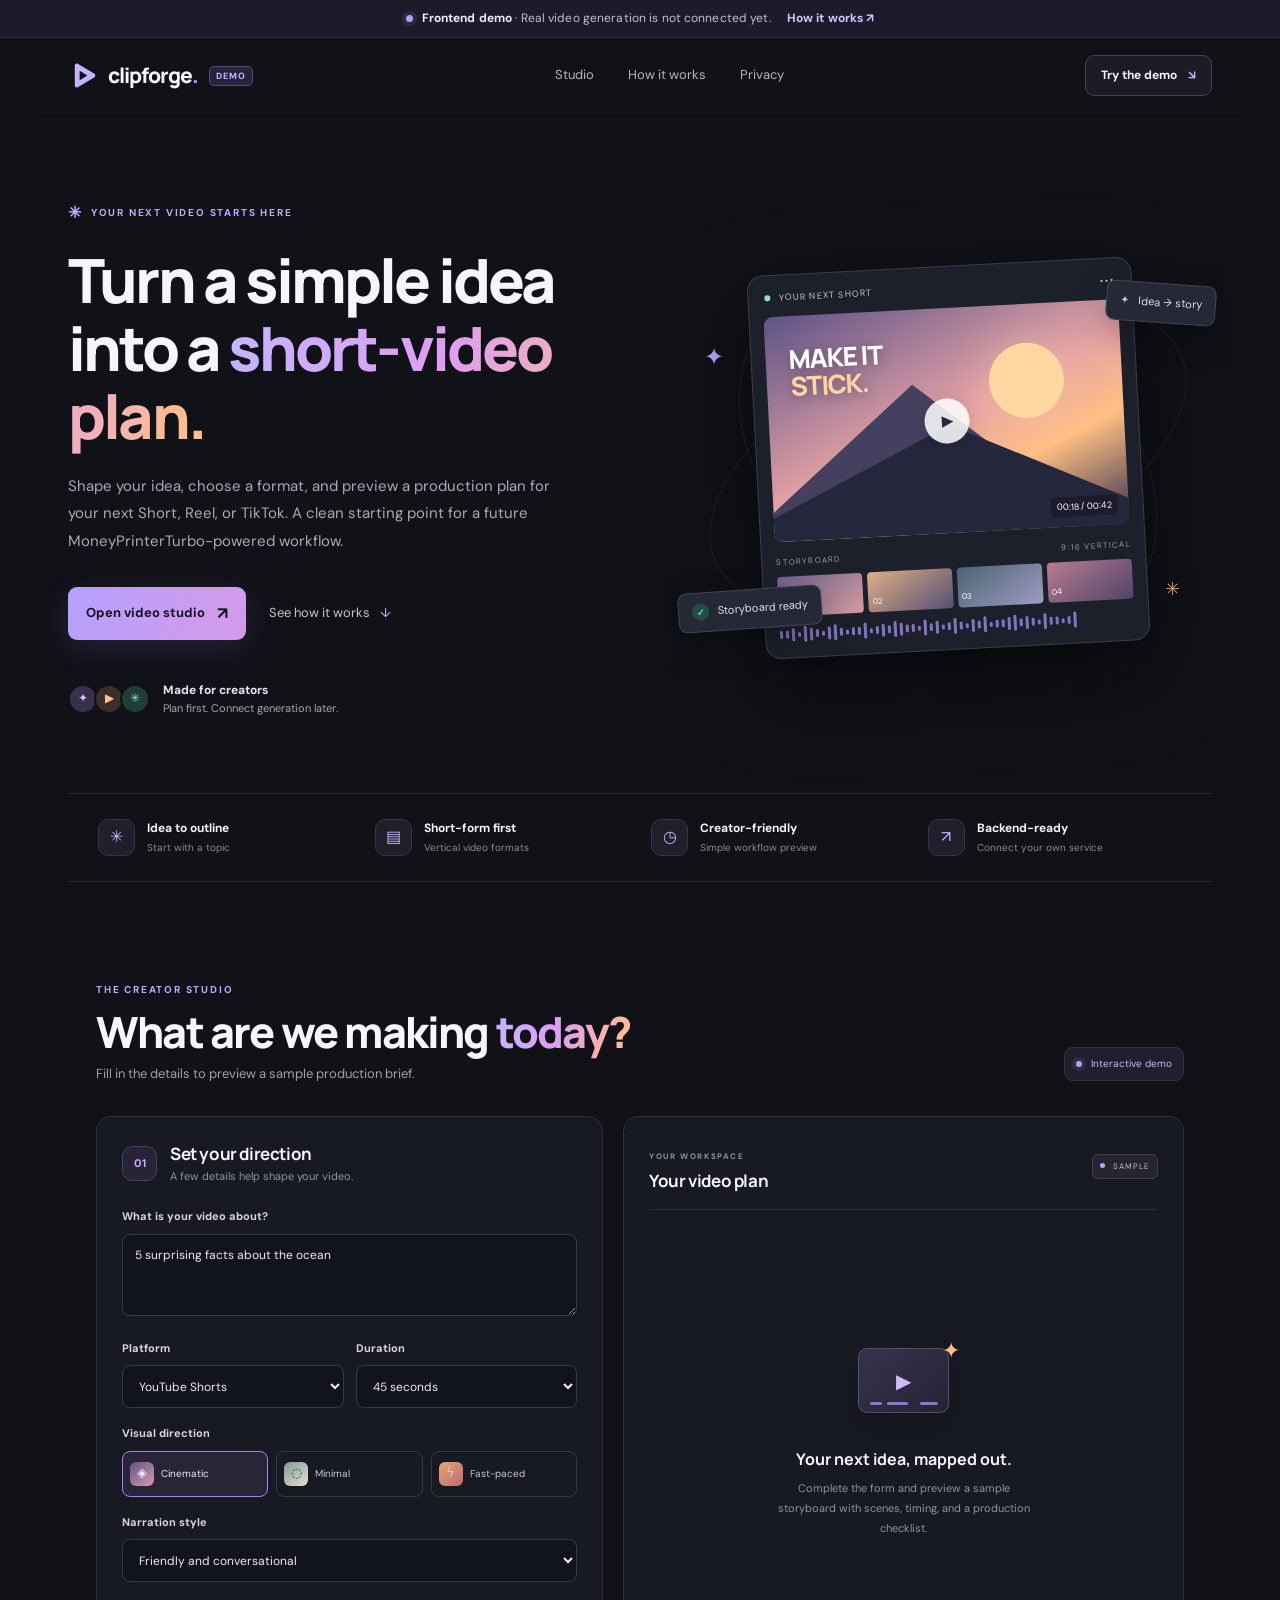
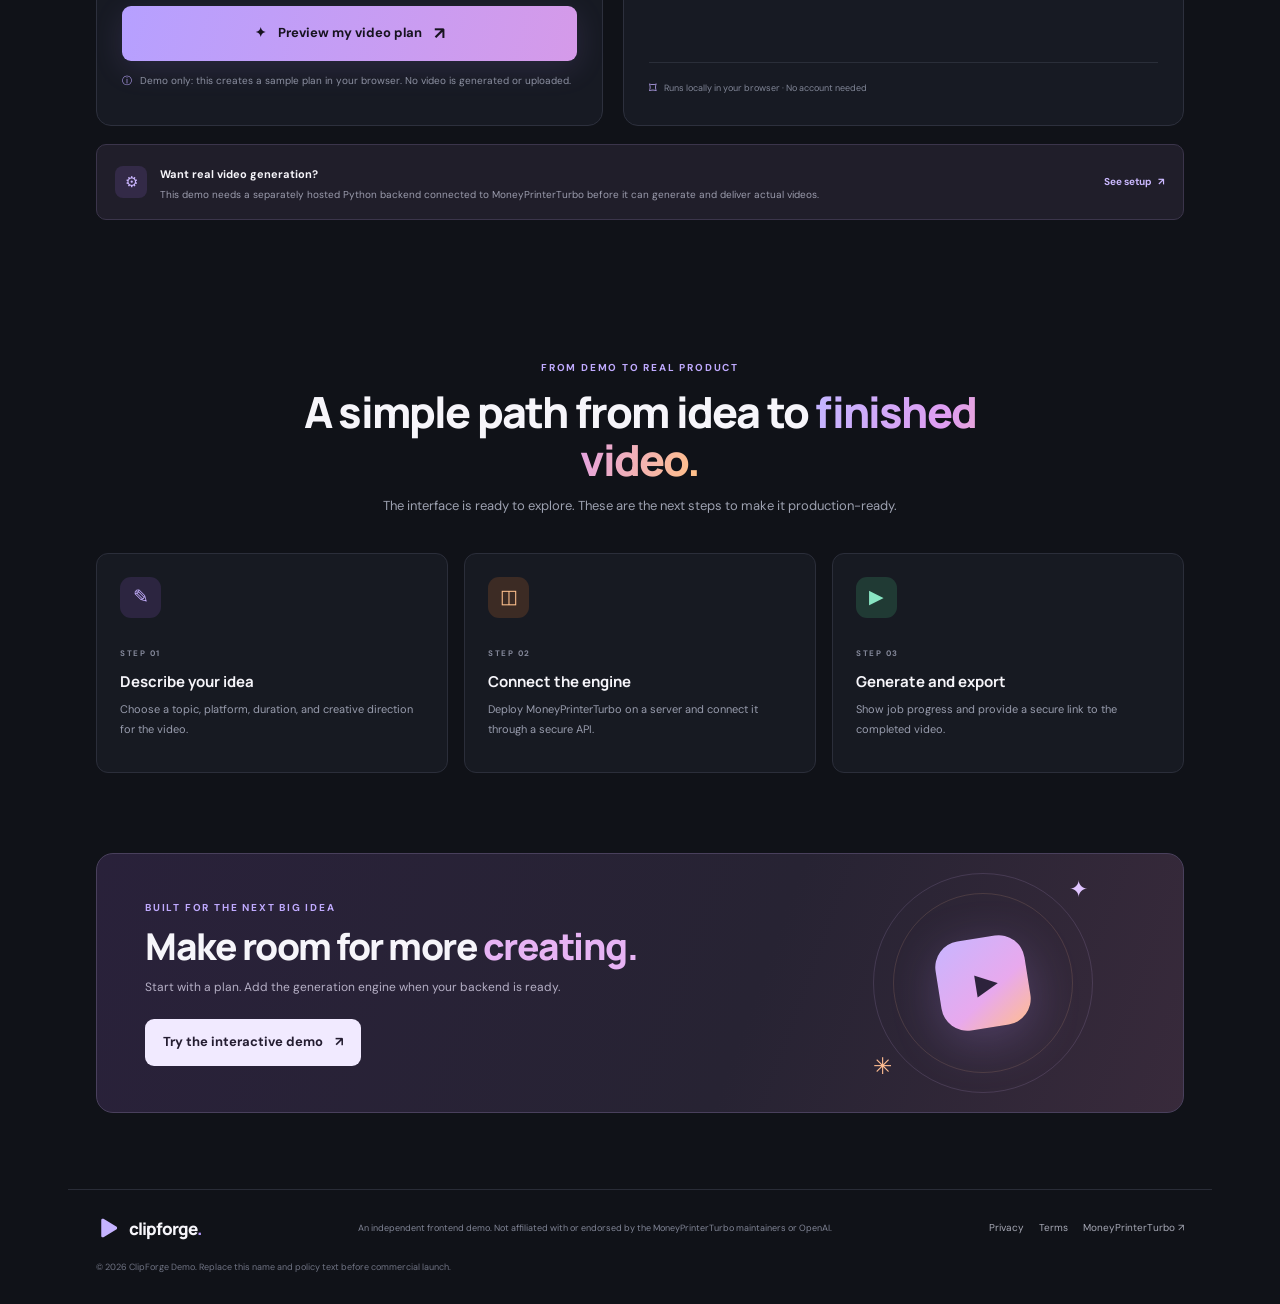
<file: index.html>
<!doctype html>
<html lang="en">
<head>
  <meta charset="utf-8">
  <meta name="viewport" content="width=device-width, initial-scale=1">
  <meta name="theme-color" content="#101218">
  <meta name="description" content="Plan short-form videos with a simple AI video workflow demo. Connect a backend to enable real video generation.">
  <title>ClipForge — Short-video studio demo</title>
  <link rel="icon" href="assets/favicon.svg" type="image/svg+xml">
  <link rel="stylesheet" href="assets/style.css">
  <!-- AdSense: add your approved publisher script only after Google approves your site.
       Never paste private API keys into this static frontend. -->
</head>
<body>
  <div class="announcement">
    <span class="pulse"></span>
    <span><strong>Frontend demo</strong> · Real video generation is not connected yet.</span>
    <a href="#how-it-works">How it works <span aria-hidden="true">↗</span></a>
  </div>

  <header class="site-header">
    <a class="brand" href="./" aria-label="ClipForge home">
      <span class="brand-mark"><svg viewBox="0 0 32 32" aria-hidden="true"><path d="M7 5.5a2 2 0 0 1 3-1.7l17 10.2a2.3 2.3 0 0 1 0 4L10 28.2A2 2 0 0 1 7 26.5z" fill="currentColor"/><path d="M12 11.2v9.6l8-4.8z" fill="#11131a"/></svg></span>
      <span>clipforge<span class="brand-dot">.</span></span>
      <span class="demo-tag">DEMO</span>
    </a>
    <nav class="main-nav" aria-label="Main navigation">
      <a href="#studio">Studio</a>
      <a href="#how-it-works">How it works</a>
      <a href="privacy.html">Privacy</a>
    </nav>
    <a class="header-cta" href="#studio">Try the demo <span aria-hidden="true">↘</span></a>
    <button class="mobile-menu" aria-label="Open navigation" aria-expanded="false">☰</button>
  </header>

  <main>
    <section class="hero">
      <div class="hero-copy">
        <div class="eyebrow"><span class="eyebrow-icon">✳</span> YOUR NEXT VIDEO STARTS HERE</div>
        <h1>Turn a simple idea into a <span class="gradient-text">short-video plan.</span></h1>
        <p class="hero-lede">Shape your idea, choose a format, and preview a production plan for your next Short, Reel, or TikTok. A clean starting point for a future MoneyPrinterTurbo-powered workflow.</p>
        <div class="hero-actions">
          <a class="button button-primary" href="#studio">Open video studio <span aria-hidden="true">↗</span></a>
          <a class="text-link" href="#how-it-works">See how it works <span aria-hidden="true">↓</span></a>
        </div>
        <div class="trust-row">
          <div class="avatar-stack" aria-hidden="true"><span>✦</span><span>▶</span><span>✳</span></div>
          <p><strong>Made for creators</strong><br><span>Plan first. Connect generation later.</span></p>
        </div>
      </div>
      <div class="hero-art" aria-label="Illustration of a video editing timeline">
        <div class="orbit orbit-one"></div><div class="orbit orbit-two"></div>
        <div class="float-chip chip-top"><span class="chip-icon">✦</span> Idea → story</div>
        <div class="preview-card">
          <div class="preview-top"><span class="live-dot"></span><span>YOUR NEXT SHORT</span><span class="preview-menu">•••</span></div>
          <div class="video-visual">
            <div class="sun"></div><div class="mountain mountain-back"></div><div class="mountain mountain-front"></div>
            <div class="visual-caption">MAKE IT<br><em>STICK.</em></div>
            <div class="play-button"><span>▶</span></div>
            <div class="visual-time">00:18 / 00:42</div>
          </div>
          <div class="timeline-label"><span>STORYBOARD</span><span>9:16 VERTICAL</span></div>
          <div class="timeline">
            <div class="timeline-clip clip-a"><span>01</span></div>
            <div class="timeline-clip clip-b"><span>02</span></div>
            <div class="timeline-clip clip-c"><span>03</span></div>
            <div class="timeline-clip clip-d"><span>04</span></div>
          </div>
          <div class="waveform"><i></i><i></i><i></i><i></i><i></i><i></i><i></i><i></i><i></i><i></i><i></i><i></i><i></i><i></i><i></i><i></i><i></i><i></i><i></i><i></i><i></i><i></i><i></i><i></i><i></i><i></i><i></i><i></i><i></i><i></i><i></i><i></i><i></i><i></i><i></i><i></i><i></i><i></i><i></i><i></i><i></i><i></i><i></i><i></i><i></i><i></i><i></i><i></i><i></i><i></i></div>
        </div>
        <div class="float-chip chip-bottom"><span class="status-check">✓</span> Storyboard ready</div>
        <div class="spark spark-a">✦</div><div class="spark spark-b">✳</div>
      </div>
    </section>

    <section class="stats-strip" aria-label="Workflow highlights">
      <div><span class="stat-icon">✳</span><span><strong>Idea to outline</strong><small>Start with a topic</small></span></div>
      <div><span class="stat-icon">▤</span><span><strong>Short-form first</strong><small>Vertical video formats</small></span></div>
      <div><span class="stat-icon">◷</span><span><strong>Creator-friendly</strong><small>Simple workflow preview</small></span></div>
      <div><span class="stat-icon">↗</span><span><strong>Backend-ready</strong><small>Connect your own service</small></span></div>
    </section>

    <section class="studio-section section-wrap" id="studio">
      <div class="section-heading">
        <div>
          <div class="eyebrow">THE CREATOR STUDIO</div>
          <h2>What are we making <span class="gradient-text">today?</span></h2>
          <p>Fill in the details to preview a sample production brief.</p>
        </div>
        <span class="demo-status"><span class="pulse"></span> Interactive demo</span>
      </div>

      <div class="studio-grid">
        <form id="generator-form" class="generator-panel">
          <div class="panel-heading"><span class="panel-number">01</span><div><h3>Set your direction</h3><p>A few details help shape your video.</p></div></div>
          <label for="topic">What is your video about?</label>
          <textarea id="topic" name="topic" rows="3" maxlength="500" placeholder="e.g. 5 surprising facts about the ocean..." required>5 surprising facts about the ocean</textarea>
          <div class="field-row">
            <div class="field-group">
              <label for="platform">Platform</label>
              <select id="platform" name="platform">
                <option value="YouTube Shorts">YouTube Shorts</option>
                <option value="Instagram Reels">Instagram Reels</option>
                <option value="TikTok">TikTok</option>
                <option value="Facebook Reels">Facebook Reels</option>
              </select>
            </div>
            <div class="field-group">
              <label for="duration">Duration</label>
              <select id="duration" name="duration">
                <option value="30 seconds">30 seconds</option>
                <option value="45 seconds" selected>45 seconds</option>
                <option value="60 seconds">60 seconds</option>
                <option value="90 seconds">90 seconds</option>
              </select>
            </div>
          </div>
          <label for="style">Visual direction</label>
          <div class="style-options">
            <label class="style-option selected"><input type="radio" name="style" value="Cinematic" checked><span class="style-swatch cinematic">◈</span><span>Cinematic</span></label>
            <label class="style-option"><input type="radio" name="style" value="Clean and minimal"><span class="style-swatch minimal">◌</span><span>Minimal</span></label>
            <label class="style-option"><input type="radio" name="style" value="Fast-paced"><span class="style-swatch fast">ϟ</span><span>Fast-paced</span></label>
          </div>
          <label for="voice">Narration style</label>
          <select id="voice" name="voice">
            <option value="Friendly and conversational">Friendly and conversational</option>
            <option value="Energetic and punchy">Energetic and punchy</option>
            <option value="Calm and informative">Calm and informative</option>
            <option value="Dramatic storytelling">Dramatic storytelling</option>
          </select>
          <button class="button button-primary generate-button" type="submit"><span>✦</span> Preview my video plan <span aria-hidden="true">↗</span></button>
          <p class="form-note"><span>ⓘ</span> Demo only: this creates a sample plan in your browser. No video is generated or uploaded.</p>
        </form>

        <div class="result-panel" aria-live="polite">
          <div class="result-header"><div><span class="result-kicker">YOUR WORKSPACE</span><h3 id="result-title">Your video plan</h3></div><span class="draft-pill"><span class="draft-dot"></span> SAMPLE</span></div>
          <div id="empty-state" class="empty-state">
            <div class="empty-illustration"><div class="empty-frame"><span>▶</span><i></i><i></i><i></i></div><span class="empty-spark">✦</span></div>
            <h4>Your next idea, mapped out.</h4>
            <p>Complete the form and preview a sample storyboard with scenes, timing, and a production checklist.</p>
          </div>
          <div id="result-content" class="result-content" hidden>
            <div class="result-summary"><div class="result-thumbnail"><span>▶</span><small>PREVIEW</small></div><div class="result-meta"><span id="result-platform">YOUTUBE SHORTS</span><h4 id="result-topic">5 surprising facts about the ocean</h4><p id="result-details">45 seconds · Cinematic</p></div></div>
            <div class="result-section-title"><span>STORYBOARD OUTLINE</span><span id="scene-count">4 SCENES</span></div>
            <div id="scene-list" class="scene-list"></div>
            <div class="result-section-title checklist-title">PRODUCTION CHECKLIST <span>DEMO</span></div>
            <div class="checklist"><div><span class="checkmark">✓</span> Topic and format selected</div><div><span class="checkmark">✓</span> Sample scene outline prepared</div><div><span class="pending-mark">○</span> Generate footage and voiceover <small>Backend required</small></div></div>
            <button id="download-brief" class="button button-secondary download-button" type="button">↓ Download sample brief (.txt)</button>
          </div>
          <div class="result-footer"><span class="lock-icon">⌑</span> Runs locally in your browser · No account needed</div>
        </div>
      </div>
      <div class="backend-notice"><span class="notice-icon">⚙</span><div><strong>Want real video generation?</strong><p>This demo needs a separately hosted Python backend connected to MoneyPrinterTurbo before it can generate and deliver actual videos.</p></div><a href="#how-it-works">See setup <span>↗</span></a></div>
    </section>

    <section class="how-section section-wrap" id="how-it-works">
      <div class="section-heading centered-heading"><div class="eyebrow">FROM DEMO TO REAL PRODUCT</div><h2>A simple path from idea to <span class="gradient-text">finished video.</span></h2><p>The interface is ready to explore. These are the next steps to make it production-ready.</p></div>
      <div class="steps-grid">
        <article class="step-card"><div class="step-icon icon-purple">✎</div><span class="step-index">STEP 01</span><h3>Describe your idea</h3><p>Choose a topic, platform, duration, and creative direction for the video.</p></article>
        <article class="step-card"><div class="step-icon icon-orange">◫</div><span class="step-index">STEP 02</span><h3>Connect the engine</h3><p>Deploy MoneyPrinterTurbo on a server and connect it through a secure API.</p></article>
        <article class="step-card"><div class="step-icon icon-green">▶</div><span class="step-index">STEP 03</span><h3>Generate and export</h3><p>Show job progress and provide a secure link to the completed video.</p></article>
      </div>
    </section>

    <section class="cta-section section-wrap">
      <div class="cta-card"><div class="cta-glow"></div><div class="cta-copy"><span class="eyebrow">BUILT FOR THE NEXT BIG IDEA</span><h2>Make room for more <span>creating.</span></h2><p>Start with a plan. Add the generation engine when your backend is ready.</p><a href="#studio" class="button button-light">Try the interactive demo <span>↗</span></a></div><div class="cta-decoration" aria-hidden="true"><div class="cta-play">▶</div><div class="cta-ring ring-one"></div><div class="cta-ring ring-two"></div><span class="cta-star star-one">✦</span><span class="cta-star star-two">✳</span></div></div>
    </section>
  </main>

  <footer class="site-footer">
    <a class="brand footer-brand" href="./"><span class="brand-mark"><svg viewBox="0 0 32 32" aria-hidden="true"><path d="M7 5.5a2 2 0 0 1 3-1.7l17 10.2a2.3 2.3 0 0 1 0 4L10 28.2A2 2 0 0 1 7 26.5z" fill="currentColor"/></svg></span><span>clipforge<span class="brand-dot">.</span></span></a>
    <p class="footer-disclaimer">An independent frontend demo. Not affiliated with or endorsed by the MoneyPrinterTurbo maintainers or OpenAI.</p>
    <div class="footer-links"><a href="privacy.html">Privacy</a><a href="terms.html">Terms</a><a href="https://github.com/harry0703/MoneyPrinterTurbo" target="_blank" rel="noopener noreferrer">MoneyPrinterTurbo ↗</a></div>
    <p class="copyright">© <span id="year"></span> ClipForge Demo. Replace this name and policy text before commercial launch.</p>
  </footer>

  <div class="toast" id="toast" role="status" aria-live="polite"></div>
  <script src="assets/app.js"></script>
</body>
</html>
</file>
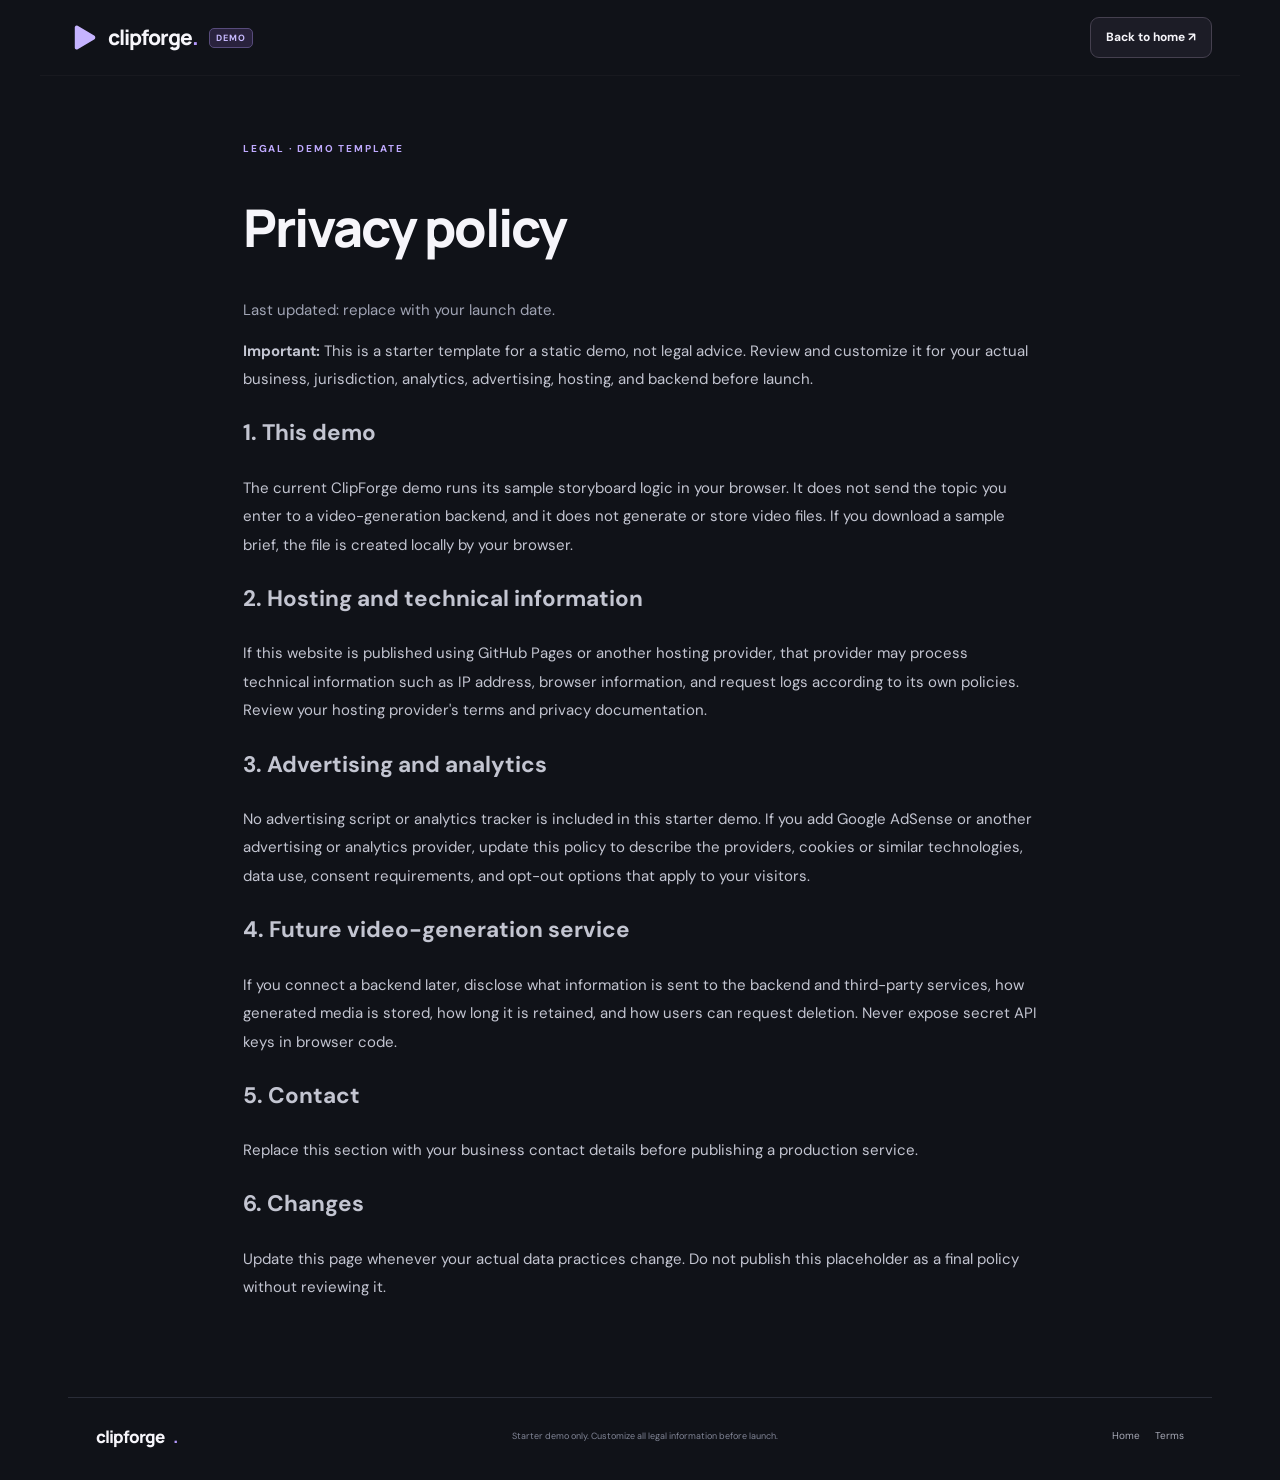
<file: privacy.html>
<!doctype html>
<html lang="en"><head><meta charset="utf-8"><meta name="viewport" content="width=device-width, initial-scale=1"><meta name="theme-color" content="#101218"><title>Privacy Policy — ClipForge Demo</title><link rel="stylesheet" href="assets/style.css"></head>
<body><header class="site-header"><a class="brand" href="./"><span class="brand-mark"><svg viewBox="0 0 32 32" aria-hidden="true"><path d="M7 5.5a2 2 0 0 1 3-1.7l17 10.2a2.3 2.3 0 0 1 0 4L10 28.2A2 2 0 0 1 7 26.5z" fill="currentColor"/></svg></span><span>clipforge<span class="brand-dot">.</span></span><span class="demo-tag">DEMO</span></a><a class="header-cta" href="./">Back to home ↗</a></header>
<main class="section-wrap" style="padding-top:65px;padding-bottom:80px;max-width:850px"><div class="eyebrow">LEGAL · DEMO TEMPLATE</div><h1 style="font:800 clamp(35px,5vw,52px) var(--display);letter-spacing:-2px">Privacy policy</h1><p style="color:#a0a4b4">Last updated: replace with your launch date.</p><div style="color:#c3c5d1;line-height:1.9">
<p><strong>Important:</strong> This is a starter template for a static demo, not legal advice. Review and customize it for your actual business, jurisdiction, analytics, advertising, hosting, and backend before launch.</p>
<h2>1. This demo</h2><p>The current ClipForge demo runs its sample storyboard logic in your browser. It does not send the topic you enter to a video-generation backend, and it does not generate or store video files. If you download a sample brief, the file is created locally by your browser.</p>
<h2>2. Hosting and technical information</h2><p>If this website is published using GitHub Pages or another hosting provider, that provider may process technical information such as IP address, browser information, and request logs according to its own policies. Review your hosting provider's terms and privacy documentation.</p>
<h2>3. Advertising and analytics</h2><p>No advertising script or analytics tracker is included in this starter demo. If you add Google AdSense or another advertising or analytics provider, update this policy to describe the providers, cookies or similar technologies, data use, consent requirements, and opt-out options that apply to your visitors.</p>
<h2>4. Future video-generation service</h2><p>If you connect a backend later, disclose what information is sent to the backend and third-party services, how generated media is stored, how long it is retained, and how users can request deletion. Never expose secret API keys in browser code.</p>
<h2>5. Contact</h2><p>Replace this section with your business contact details before publishing a production service.</p>
<h2>6. Changes</h2><p>Update this page whenever your actual data practices change. Do not publish this placeholder as a final policy without reviewing it.</p></div></main>
<footer class="site-footer"><a class="brand footer-brand" href="./">clipforge<span class="brand-dot">.</span></a><p class="footer-disclaimer">Starter demo only. Customize all legal information before launch.</p><div class="footer-links"><a href="index.html">Home</a><a href="terms.html">Terms</a></div></footer></body></html>
</file>
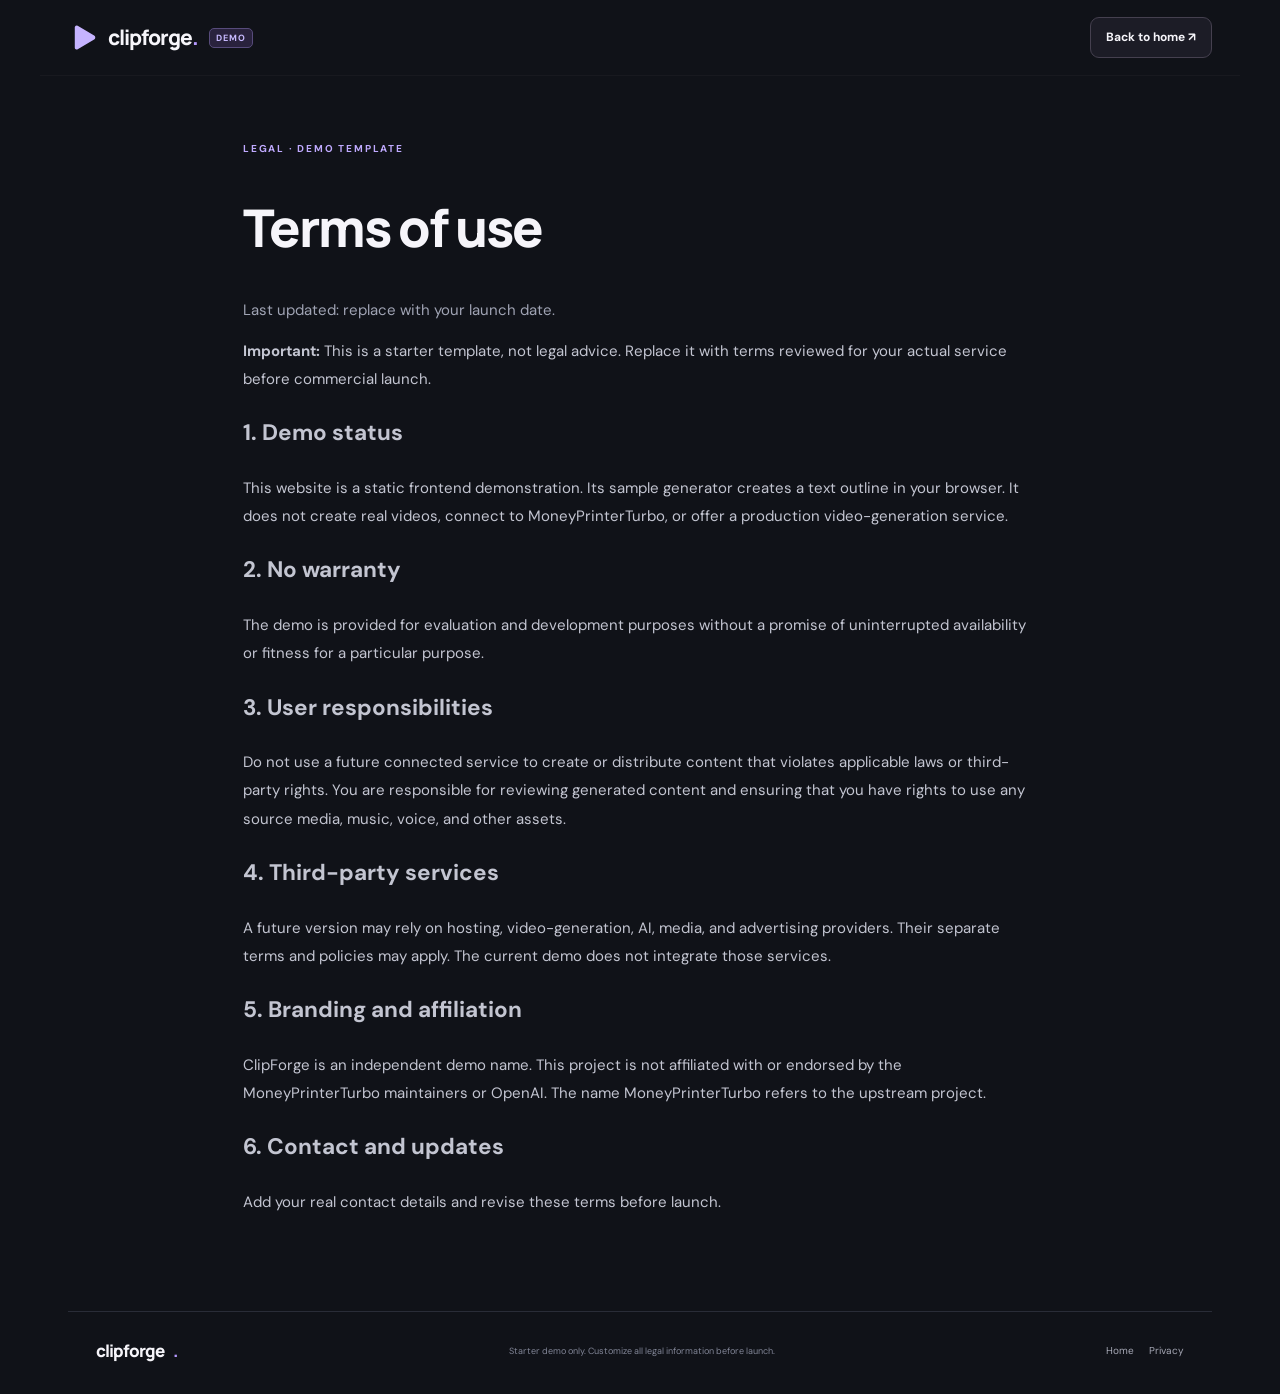
<file: terms.html>
<!doctype html>
<html lang="en"><head><meta charset="utf-8"><meta name="viewport" content="width=device-width, initial-scale=1"><meta name="theme-color" content="#101218"><title>Terms of Use — ClipForge Demo</title><link rel="stylesheet" href="assets/style.css"></head>
<body><header class="site-header"><a class="brand" href="./"><span class="brand-mark"><svg viewBox="0 0 32 32" aria-hidden="true"><path d="M7 5.5a2 2 0 0 1 3-1.7l17 10.2a2.3 2.3 0 0 1 0 4L10 28.2A2 2 0 0 1 7 26.5z" fill="currentColor"/></svg></span><span>clipforge<span class="brand-dot">.</span></span><span class="demo-tag">DEMO</span></a><a class="header-cta" href="./">Back to home ↗</a></header>
<main class="section-wrap" style="padding-top:65px;padding-bottom:80px;max-width:850px"><div class="eyebrow">LEGAL · DEMO TEMPLATE</div><h1 style="font:800 clamp(35px,5vw,52px) var(--display);letter-spacing:-2px">Terms of use</h1><p style="color:#a0a4b4">Last updated: replace with your launch date.</p><div style="color:#c3c5d1;line-height:1.9">
<p><strong>Important:</strong> This is a starter template, not legal advice. Replace it with terms reviewed for your actual service before commercial launch.</p>
<h2>1. Demo status</h2><p>This website is a static frontend demonstration. Its sample generator creates a text outline in your browser. It does not create real videos, connect to MoneyPrinterTurbo, or offer a production video-generation service.</p>
<h2>2. No warranty</h2><p>The demo is provided for evaluation and development purposes without a promise of uninterrupted availability or fitness for a particular purpose.</p>
<h2>3. User responsibilities</h2><p>Do not use a future connected service to create or distribute content that violates applicable laws or third-party rights. You are responsible for reviewing generated content and ensuring that you have rights to use any source media, music, voice, and other assets.</p>
<h2>4. Third-party services</h2><p>A future version may rely on hosting, video-generation, AI, media, and advertising providers. Their separate terms and policies may apply. The current demo does not integrate those services.</p>
<h2>5. Branding and affiliation</h2><p>ClipForge is an independent demo name. This project is not affiliated with or endorsed by the MoneyPrinterTurbo maintainers or OpenAI. The name MoneyPrinterTurbo refers to the upstream project.</p>
<h2>6. Contact and updates</h2><p>Add your real contact details and revise these terms before launch.</p></div></main>
<footer class="site-footer"><a class="brand footer-brand" href="./">clipforge<span class="brand-dot">.</span></a><p class="footer-disclaimer">Starter demo only. Customize all legal information before launch.</p><div class="footer-links"><a href="index.html">Home</a><a href="privacy.html">Privacy</a></div></footer></body></html>
</file>
<file: assets/style.css>
@import url('https://fonts.googleapis.com/css2?family=DM+Sans:wght@400;500;600;700&family=Manrope:wght@400;500;600;700;800&display=swap');
:root{--bg:#101218;--panel:#171a23;--panel2:#1c202b;--line:#2b2f3b;--text:#f6f5fa;--muted:#a0a4b4;--purple:#a58bff;--pink:#e69af4;--orange:#ffb36b;--green:#7de0bd;--font:'DM Sans',sans-serif;--display:'Manrope',sans-serif}
*{box-sizing:border-box}html{scroll-behavior:smooth;scroll-padding-top:90px}body{margin:0;background:var(--bg);color:var(--text);font-family:var(--font);font-size:15px;line-height:1.6}a{color:inherit;text-decoration:none}button,input,textarea,select{font:inherit}button,a,select{ -webkit-tap-highlight-color:transparent}button:focus-visible,a:focus-visible,input:focus-visible,textarea:focus-visible,select:focus-visible{outline:2px solid var(--purple);outline-offset:3px}.announcement{min-height:38px;background:#1c1b2b;border-bottom:1px solid #302943;display:flex;justify-content:center;align-items:center;gap:9px;padding:7px 16px;color:#c5bfd8;font-size:12px;letter-spacing:.01em}.announcement strong{color:#f1eaff}.announcement a{margin-left:7px;color:#d4c6ff;font-weight:700}.pulse{display:inline-block;width:7px;height:7px;border-radius:50%;background:#b99cff;box-shadow:0 0 0 4px #b99cff1b;flex-shrink:0}.site-header{height:76px;display:flex;align-items:center;justify-content:space-between;gap:24px;max-width:1200px;padding:0 28px;margin:auto;border-bottom:1px solid #ffffff08}.brand{display:inline-flex;align-items:center;gap:9px;font-family:var(--display);font-size:21px;font-weight:800;letter-spacing:-1px;white-space:nowrap}.brand-mark{width:31px;height:31px;display:grid;place-items:center;color:#c5b3ff}.brand-mark svg{width:100%;height:100%}.brand-dot{color:#b69aff}.demo-tag{font:700 9px var(--font);letter-spacing:1px;color:#c8baff;border:1px solid #574b7b;background:#29223d;padding:3px 6px;border-radius:5px;margin-left:2px}.main-nav{display:flex;gap:34px;color:#b4b7c4;font-size:13px}.main-nav a:hover,.footer-links a:hover{color:#fff}.header-cta{border:1px solid #45404f;border-radius:9px;padding:10px 15px;font-size:12px;font-weight:700;background:#1c1c26}.header-cta span{color:#c5b3ff;margin-left:8px}.mobile-menu{display:none;background:none;color:#fff;border:0;font-size:23px}.hero{max-width:1200px;margin:auto;min-height:610px;padding:86px 28px 76px;display:grid;grid-template-columns:1.04fr .96fr;gap:44px;align-items:center;overflow:hidden}.hero-copy{position:relative;z-index:2}.eyebrow{font-size:10px;letter-spacing:1.8px;font-weight:700;color:#c0aaff;display:flex;align-items:center;gap:8px}.eyebrow-icon{font-size:16px}.hero h1,.section-heading h2,.cta-copy h2{font-family:var(--display);font-size:clamp(40px,5vw,61px);line-height:1.12;letter-spacing:-2.8px;margin:20px 0 22px;font-weight:800;max-width:610px}.gradient-text{background:linear-gradient(105deg,#c5b4ff 4%,#df9df1 48%,#ffbf8b 96%);-webkit-background-clip:text;background-clip:text;color:transparent}.hero-lede{color:#a8aaba;max-width:500px;line-height:1.85;font-size:15px}.hero-actions{display:flex;align-items:center;gap:23px;margin-top:31px}.button{display:inline-flex;align-items:center;justify-content:center;gap:12px;border:0;border-radius:9px;padding:13px 18px;font-size:13px;font-weight:700;cursor:pointer;transition:transform .18s,filter .18s}.button:hover{transform:translateY(-2px);filter:brightness(1.08)}.button-primary{background:linear-gradient(105deg,#b6a0ff,#d59ae9);color:#17131f;box-shadow:0 8px 30px #ad8ef522}.button-primary span:last-child{font-size:17px}.text-link{font-size:13px;color:#c5c6d0}.text-link span{color:#c5b3ff;margin-left:7px}.trust-row{display:flex;align-items:center;gap:13px;margin-top:41px}.avatar-stack{display:flex;padding-left:4px}.avatar-stack span{width:30px;height:30px;margin-left:-4px;border:2px solid var(--bg);border-radius:50%;display:grid;place-items:center;background:#38304e;color:#d6c8ff;font-size:12px}.avatar-stack span:nth-child(2){background:#3c2f29;color:#ffc18c}.avatar-stack span:nth-child(3){background:#203d38;color:#8be5c4}.trust-row p{margin:0;font-size:11px;line-height:1.55;color:#a3a6b5}.trust-row strong{font-size:12px;color:#e9e8f1}.hero-art{min-height:400px;position:relative;display:flex;align-items:center;justify-content:center;isolation:isolate}.hero-art:before{content:"";position:absolute;width:380px;height:380px;border-radius:50%;background:radial-gradient(circle,#a084ff1c 0%,#7e5bd20c 44%,transparent 72%);z-index:-1}.orbit{position:absolute;border:1px solid #a78dff1b;border-radius:50%;transform:rotate(-24deg)}.orbit-one{width:510px;height:250px}.orbit-two{width:460px;height:325px;transform:rotate(36deg);border-color:#e9a8f51a}.preview-card{width:min(100%,385px);background:#1c202a;border:1px solid #3a3d4b;border-radius:16px;padding:14px;box-shadow:0 30px 80px #0008;transform:rotate(-3deg);z-index:2}.preview-top{display:flex;align-items:center;gap:8px;font-size:9px;letter-spacing:1.2px;color:#c2c4d0;padding:1px 2px 12px}.live-dot{width:6px;height:6px;border-radius:50%;background:#8de5c4}.preview-menu{margin-left:auto;letter-spacing:2px}.video-visual{height:225px;border-radius:9px;overflow:hidden;position:relative;background:linear-gradient(155deg,#5e5389 0%,#e6a3a5 50%,#ffbf83 70%,#36304e 100%)}.sun{position:absolute;width:75px;height:75px;border-radius:50%;background:#ffd7a1;right:58px;top:39px;box-shadow:0 0 45px #ffd6a566}.mountain{position:absolute;bottom:0;width:0;height:0;border-left:180px solid transparent;border-right:180px solid transparent}.mountain-back{border-bottom:150px solid #464060;left:-35px}.mountain-front{border-bottom:108px solid #25283c;right:-55px;border-left-width:230px;border-right-width:230px}.visual-caption{position:absolute;left:23px;top:30px;font:800 26px/1.02 var(--display);letter-spacing:-1px;color:#fff;text-shadow:0 2px 12px #27203966}.visual-caption em{font-style:normal;color:#ffd4a1}.play-button{position:absolute;top:50%;left:50%;transform:translate(-50%,-50%);width:45px;height:45px;border-radius:50%;background:#ffffffd9;color:#2d263e;display:grid;place-items:center;padding-left:3px;box-shadow:0 4px 20px #0002}.visual-time{position:absolute;bottom:10px;right:11px;color:#fff;font-size:9px;background:#16152299;padding:3px 6px;border-radius:4px}.timeline-label{display:flex;justify-content:space-between;font-size:8px;letter-spacing:1.2px;color:#969bac;margin:14px 0 8px}.timeline{display:flex;gap:5px;height:40px}.timeline-clip{flex:1;border-radius:4px;position:relative;overflow:hidden;display:flex;align-items:end;padding:4px;font-size:8px;color:#fff}.clip-a{background:linear-gradient(145deg,#6b608e,#d69a9d)}.clip-b{background:linear-gradient(145deg,#dfad84,#565174)}.clip-c{background:linear-gradient(145deg,#4c6571,#9d9ac5)}.clip-d{background:linear-gradient(145deg,#b77b91,#514568)}.waveform{height:18px;margin-top:9px;display:flex;align-items:center;gap:3px;overflow:hidden}.waveform i{display:block;min-width:3px;width:3px;border-radius:4px;background:#9f89e8;height:var(--h,8px);opacity:.8}.waveform i:nth-child(3n){height:13px}.waveform i:nth-child(4n){height:5px}.waveform i:nth-child(5n){height:16px}.float-chip{position:absolute;z-index:3;background:#252936;border:1px solid #414454;border-radius:9px;padding:10px 13px;display:flex;align-items:center;gap:9px;font-size:11px;color:#e2e1ed;box-shadow:0 12px 32px #0004}.chip-top{top:25px;right:-4px;transform:rotate(4deg)}.chip-icon{color:#d0b6ff}.chip-bottom{bottom:30px;left:-6px;transform:rotate(-4deg)}.status-check{width:17px;height:17px;border-radius:50%;background:#244e45;color:#9df0cf;display:grid;place-items:center;font-size:10px}.spark{position:absolute;color:#bca7ff;font-size:24px}.spark-a{left:20px;top:80px}.spark-b{right:32px;bottom:55px;color:#ffbf8b;font-size:18px}.stats-strip{max-width:1144px;margin:0 auto 0;padding:25px 30px;display:grid;grid-template-columns:repeat(4,1fr);gap:22px;border-top:1px solid #292c37;border-bottom:1px solid #292c37}.stats-strip>div{display:flex;align-items:center;gap:12px}.stat-icon{width:37px;height:37px;border:1px solid #383344;border-radius:10px;display:grid;place-items:center;color:#c7b5ff;background:#211f2c;font-size:16px}.stats-strip strong,.stats-strip small{display:block}.stats-strip strong{font-size:12px;font-weight:700}.stats-strip small{font-size:10px;color:#85899b;margin-top:2px}.section-wrap{max-width:1144px;margin:0 auto;padding-left:28px;padding-right:28px}.studio-section{padding-top:100px;padding-bottom:65px}.section-heading{display:flex;justify-content:space-between;align-items:end;gap:25px;margin-bottom:31px}.section-heading h2{font-size:clamp(31px,4vw,43px);letter-spacing:-1.8px;margin:10px 0 8px;max-width:none}.section-heading p{margin:0;color:#9da1b0;font-size:13px}.demo-status{display:flex;align-items:center;gap:9px;border:1px solid #343043;background:#211e2d;padding:8px 11px;border-radius:8px;font-size:10px;color:#c9baff;white-space:nowrap;margin-bottom:4px}.demo-status .pulse{width:6px;height:6px}.studio-grid{display:grid;grid-template-columns:.95fr 1.05fr;gap:20px;align-items:stretch}.generator-panel,.result-panel{border:1px solid #2d303d;background:#171a23;border-radius:15px;padding:25px}.panel-heading{display:flex;align-items:center;gap:13px;margin-bottom:23px}.panel-number{width:35px;height:35px;border:1px solid #46405b;background:#282336;border-radius:10px;display:grid;place-items:center;color:#c7b4ff;font-size:11px;font-weight:700}.panel-heading h3,.result-header h3{margin:0;font:700 17px var(--display);letter-spacing:-.4px}.panel-heading p{margin:3px 0 0;color:#8f93a4;font-size:11px}.generator-panel>label,.field-group>label{display:block;font-size:11px;font-weight:700;color:#d7d7e1;margin:17px 0 8px}.generator-panel textarea,.generator-panel select{width:100%;border:1px solid #363a48;background:#11141b;color:#eeedf5;border-radius:8px;padding:11px 12px;font-size:12px;resize:vertical;min-height:43px}.generator-panel textarea::placeholder{color:#707587}.generator-panel textarea:focus,.generator-panel select:focus{border-color:#9b84e9;outline:none;box-shadow:0 0 0 3px #a58bff16}.field-row{display:grid;grid-template-columns:1fr 1fr;gap:12px}.field-group select{appearance:auto}.style-options{display:grid;grid-template-columns:repeat(3,1fr);gap:8px}.style-option{border:1px solid #343846;border-radius:8px;padding:10px 7px;display:flex;align-items:center;gap:7px;font-size:10px;color:#c6c7d2;cursor:pointer;min-width:0}.style-option input{position:absolute;opacity:0;pointer-events:none}.style-option.selected{border-color:#9e88e9;background:#292437;color:#f1eaff}.style-swatch{width:24px;height:24px;flex-shrink:0;border-radius:6px;display:grid;place-items:center;font-size:13px}.cinematic{background:linear-gradient(140deg,#62528d,#d59ba9)}.minimal{background:linear-gradient(140deg,#7f9d9a,#e6dfce);color:#2a3938}.fast{background:linear-gradient(140deg,#e8a36e,#bb6c75)}.generate-button{width:100%;margin-top:24px;padding:14px}.form-note{font-size:10px;color:#8c90a1;line-height:1.6;margin:12px 0 0}.form-note span{color:#bca8ff;margin-right:5px}.result-panel{display:flex;flex-direction:column;min-height:610px}.result-header{display:flex;justify-content:space-between;align-items:center;border-bottom:1px solid #2a2e39;padding-bottom:17px}.result-kicker{font-size:8px;letter-spacing:1.6px;color:#8e92a4;font-weight:700}.result-header h3{margin-top:3px}.draft-pill{border:1px solid #41404b;background:#252630;border-radius:6px;padding:5px 7px;font-size:8px;letter-spacing:1px;color:#bfc0cd}.draft-dot{display:inline-block;width:5px;height:5px;border-radius:50%;background:#c5a2ff;margin-right:5px;vertical-align:1px}.empty-state{flex:1;display:flex;flex-direction:column;align-items:center;justify-content:center;text-align:center;padding:35px 20px;min-height:380px}.empty-illustration{position:relative;width:112px;height:95px;margin-bottom:20px;display:grid;place-items:center}.empty-frame{width:91px;height:65px;border:1px solid #555064;background:linear-gradient(140deg,#39314d,#242536);border-radius:9px;display:flex;align-items:center;justify-content:center;gap:6px;position:relative;box-shadow:0 14px 40px #0003}.empty-frame span{font-size:20px;color:#d1b9ff;z-index:1}.empty-frame i{position:absolute;bottom:7px;width:12px;height:3px;border-radius:3px;background:#8d78c7}.empty-frame i:nth-child(2){left:11px}.empty-frame i:nth-child(3){left:28px;width:21px}.empty-frame i:nth-child(4){right:10px;width:18px}.empty-spark{position:absolute;top:0;right:0;color:#ffbe8b;font-size:22px}.empty-state h4{font:700 16px var(--display);margin:0 0 9px}.empty-state p{font-size:11px;color:#8f93a4;max-width:270px;margin:0;line-height:1.8}.result-content{padding-top:19px}.result-summary{display:flex;gap:13px;align-items:center;margin-bottom:23px}.result-thumbnail{width:79px;height:72px;border-radius:8px;background:linear-gradient(145deg,#605284,#ce979d 55%,#ffc18c);display:grid;place-items:center;position:relative;color:#fff;flex-shrink:0}.result-thumbnail span{width:27px;height:27px;border-radius:50%;background:#ffffffd9;color:#342a47;display:grid;place-items:center;font-size:11px;padding-left:2px}.result-thumbnail small{position:absolute;bottom:4px;left:6px;font-size:7px;letter-spacing:1px}.result-meta>span{font-size:8px;letter-spacing:1px;color:#c2aaff;font-weight:700}.result-meta h4{font:700 13px/1.45 var(--display);margin:4px 0;overflow-wrap:anywhere}.result-meta p{font-size:10px;color:#9397a8;margin:0}.result-section-title{display:flex;justify-content:space-between;gap:12px;font-size:8px;letter-spacing:1.2px;color:#9b9eaf;font-weight:700;margin:0 0 12px}.result-section-title span:last-child{color:#bda9ff}.scene-list{display:grid;gap:8px}.scene-item{display:grid;grid-template-columns:36px 1fr auto;align-items:center;gap:10px;padding:10px;border:1px solid #303441;border-radius:8px;background:#1c2029}.scene-number{width:34px;height:35px;display:grid;place-items:center;border-radius:6px;background:#302b42;color:#c8b5ff;font-size:10px;font-weight:700}.scene-copy strong{display:block;font-size:10px;color:#e3e3ed;margin-bottom:2px}.scene-copy p{font-size:9px;color:#9296a7;margin:0;line-height:1.55}.scene-time{font-size:9px;color:#c0b1f5;white-space:nowrap}.checklist-title{margin-top:22px}.checklist{display:grid;gap:9px}.checklist>div{font-size:10px;color:#c4c6d2;display:flex;align-items:center;gap:8px;flex-wrap:wrap}.checkmark{color:#81dfbd;font-weight:700}.pending-mark{color:#d2ad7c;font-size:15px}.checklist small{font-size:9px;color:#bba2e8;border:1px solid #433652;border-radius:4px;padding:2px 5px;margin-left:auto}.download-button{margin-top:22px;width:100%}.button-secondary{background:#292b37;color:#e8e7f0;border:1px solid #3a3d4a}.result-footer{border-top:1px solid #2a2e39;padding-top:13px;margin-top:auto;font-size:9px;color:#818697;display:flex;align-items:center;gap:7px}.lock-icon{color:#b7a4ef;font-size:15px}.backend-notice{margin-top:18px;padding:16px 18px;border:1px solid #3b354b;background:#201e2a;border-radius:10px;display:flex;align-items:center;gap:13px}.notice-icon{width:32px;height:32px;flex-shrink:0;border-radius:8px;background:#332a47;color:#cbb6ff;display:grid;place-items:center}.backend-notice strong{font-size:11px}.backend-notice p{margin:2px 0 0;color:#9b9cad;font-size:10px}.backend-notice>a{margin-left:auto;font-size:10px;color:#cbb9ff;white-space:nowrap;font-weight:700}.backend-notice>a span{margin-left:4px}.how-section{padding-top:75px;padding-bottom:80px}.centered-heading{display:block;text-align:center;margin-bottom:36px}.centered-heading .eyebrow{justify-content:center}.centered-heading h2{max-width:700px;margin:12px auto}.centered-heading p{max-width:540px;margin:0 auto}.steps-grid{display:grid;grid-template-columns:repeat(3,1fr);gap:16px}.step-card{border:1px solid #2b2e3a;background:#171a22;border-radius:12px;padding:23px;min-height:220px}.step-icon{width:41px;height:41px;border-radius:11px;display:grid;place-items:center;font-size:19px;margin-bottom:21px}.icon-purple{background:#2c2540;color:#c6b1ff}.icon-orange{background:#3c2b24;color:#ffc18e}.icon-green{background:#203a34;color:#89e5c3}.step-index{font-size:8px;letter-spacing:1.5px;color:#85899b;font-weight:700}.step-card h3{font:700 15px var(--display);margin:8px 0}.step-card p{font-size:11px;color:#989cad;line-height:1.8;margin:0}.cta-section{padding-bottom:76px}.cta-card{position:relative;overflow:hidden;border:1px solid #49405c;border-radius:17px;background:linear-gradient(110deg,#29213a,#272333 60%,#382a3b);padding:45px 48px;min-height:260px;display:flex;align-items:center}.cta-copy{position:relative;z-index:2;max-width:570px}.cta-copy h2{font-size:37px;letter-spacing:-1.5px;margin:10px 0}.cta-copy h2 span{color:#e7b3f4}.cta-copy p{color:#b5afc5;font-size:12px;margin:0 0 22px}.button-light{background:#f1eaff;color:#241d31}.cta-decoration{position:absolute;right:70px;top:50%;width:260px;height:260px;transform:translateY(-50%);display:grid;place-items:center}.cta-play{width:90px;height:90px;border-radius:26px;transform:rotate(-9deg);display:grid;place-items:center;padding-left:6px;background:linear-gradient(145deg,#c8b5ff,#e8a9ed 60%,#ffbd91);color:#2d233c;font-size:29px;box-shadow:0 12px 50px #bd94ff3d;z-index:2}.cta-ring{position:absolute;border:1px solid #d7b9ff24;border-radius:50%;width:220px;height:220px}.ring-two{width:180px;height:180px;border-color:#ffbd9124}.cta-star{position:absolute;color:#e0c4ff;font-size:23px}.star-one{top:18px;right:25px}.star-two{bottom:28px;left:20px;color:#ffbd91}.site-footer{max-width:1144px;margin:auto;padding:25px 28px 30px;border-top:1px solid #292c37;display:grid;grid-template-columns:auto 1fr auto;align-items:center;gap:15px}.footer-brand{font-size:17px}.footer-brand .brand-mark{width:24px;height:24px}.footer-disclaimer{font-size:9px;color:#818596;margin:0;text-align:center}.footer-links{display:flex;gap:15px;font-size:10px;color:#a6a8b5}.copyright{grid-column:1/-1;font-size:9px;color:#6f7383;margin:3px 0 0}.toast{position:fixed;bottom:20px;left:50%;transform:translate(-50%,20px);background:#f0eaff;color:#211a2e;padding:11px 16px;border-radius:9px;font-size:12px;font-weight:600;box-shadow:0 12px 35px #0005;opacity:0;pointer-events:none;transition:.25s;z-index:20;max-width:calc(100% - 30px)}.toast.show{opacity:1;transform:translate(-50%,0)}[hidden]{display:none!important}
@media(min-width:1300px){.hero{padding-top:95px;padding-bottom:85px}}
@media(max-width:900px){.hero{grid-template-columns:1fr 1fr;gap:20px;padding-top:68px}.hero h1{font-size:45px}.hero-art{transform:scale(.92);margin:0 -15px}.stats-strip{margin:0 22px;grid-template-columns:repeat(2,1fr)}.studio-grid{grid-template-columns:1fr}.result-panel{min-height:540px}.empty-state{min-height:300px}.site-footer{grid-template-columns:auto 1fr}.footer-disclaimer{text-align:right}.footer-links{grid-column:1/-1}.copyright{grid-column:1/-1}.cta-decoration{right:5px;opacity:.6}}
@media(max-width:640px){.announcement{font-size:10px;flex-wrap:wrap;gap:6px}.announcement a{margin-left:2px}.site-header{height:66px;padding:0 18px}.brand{font-size:19px}.main-nav,.header-cta{display:none}.mobile-menu{display:block}.main-nav.open{display:flex;position:absolute;top:103px;left:0;right:0;z-index:10;background:#191b24;border-bottom:1px solid #36303f;padding:18px 22px;flex-direction:column;gap:18px}.hero{display:flex;flex-direction:column;align-items:stretch;padding:58px 22px 48px;gap:16px}.hero h1{font-size:43px;letter-spacing:-2px;margin:17px 0}.hero-lede{font-size:13px}.hero-actions{gap:17px;flex-wrap:wrap;margin-top:24px}.button{font-size:12px}.trust-row{margin-top:29px}.hero-art{min-height:345px;transform:none;margin:0}.preview-card{width:min(84%,340px)}.video-visual{height:185px}.chip-top{right:0;top:14px}.chip-bottom{left:0;bottom:18px}.orbit-one{width:400px}.orbit-two{width:360px}.stats-strip{margin:0 18px;padding:20px 6px;gap:17px 10px}.stats-strip>div{gap:8px}.stat-icon{width:31px;height:31px;flex-shrink:0}.stats-strip strong{font-size:10px}.stats-strip small{font-size:9px}.section-wrap{padding-left:18px;padding-right:18px}.studio-section{padding-top:70px}.section-heading{align-items:flex-start;flex-direction:column;gap:15px}.section-heading h2{font-size:34px;letter-spacing:-1.3px}.demo-status{margin:0}.generator-panel,.result-panel{padding:18px}.field-row{gap:9px}.style-options{gap:5px}.style-option{flex-direction:column;align-items:flex-start;gap:5px;font-size:9px}.backend-notice{align-items:flex-start;flex-wrap:wrap}.backend-notice>div{flex:1;min-width:180px}.backend-notice>a{margin-left:45px}.how-section{padding-top:50px;padding-bottom:58px}.centered-heading h2{font-size:32px}.steps-grid{grid-template-columns:1fr}.step-card{min-height:0;padding:20px}.step-icon{margin-bottom:14px}.cta-section{padding-bottom:50px}.cta-card{padding:30px 24px;min-height:285px}.cta-copy{max-width:100%}.cta-copy h2{font-size:31px;max-width:310px}.cta-decoration{right:-105px;opacity:.22}.site-footer{padding:24px 18px;grid-template-columns:1fr;gap:13px}.footer-disclaimer{text-align:left;max-width:380px}.footer-links{grid-column:auto;flex-wrap:wrap}.copyright{grid-column:auto}.result-panel{min-height:540px}}
@media(prefers-reduced-motion:reduce){*,*::before,*::after{scroll-behavior:auto!important;transition:none!important;animation:none!important}}
</file>
